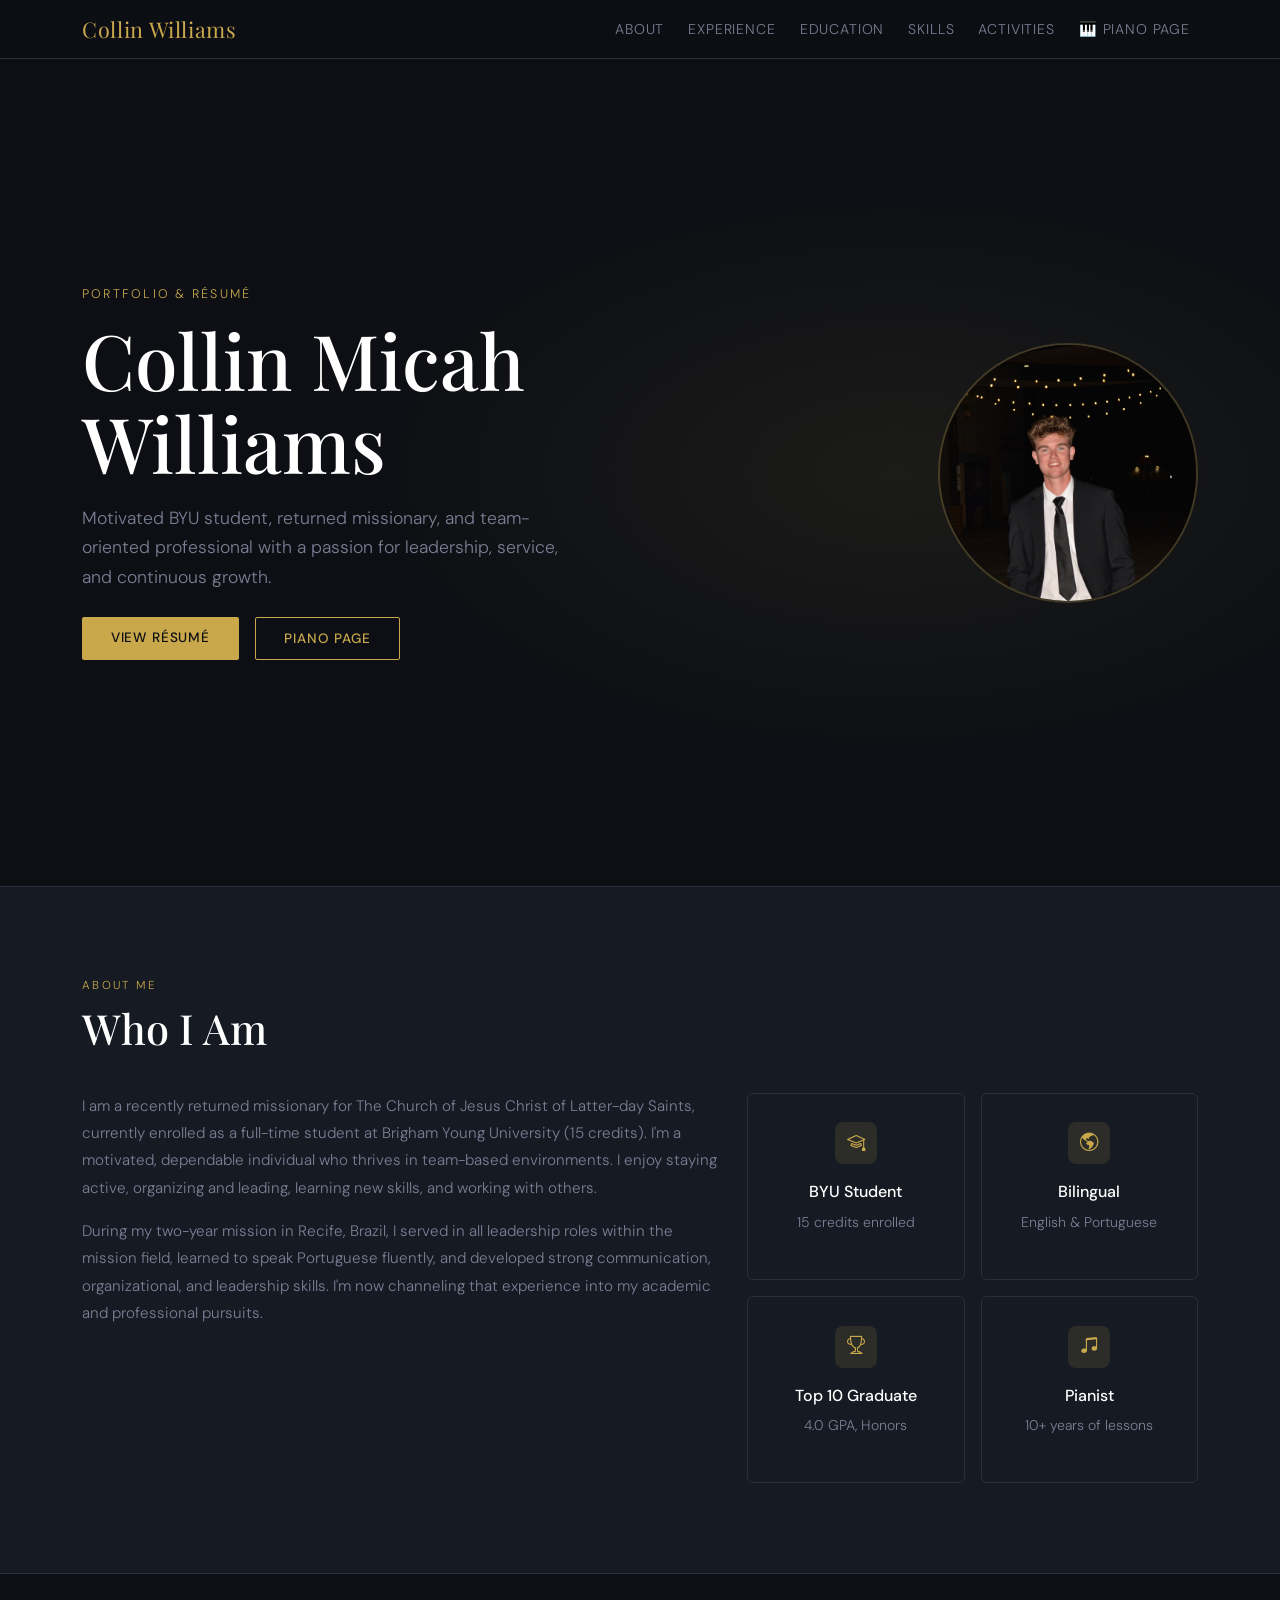
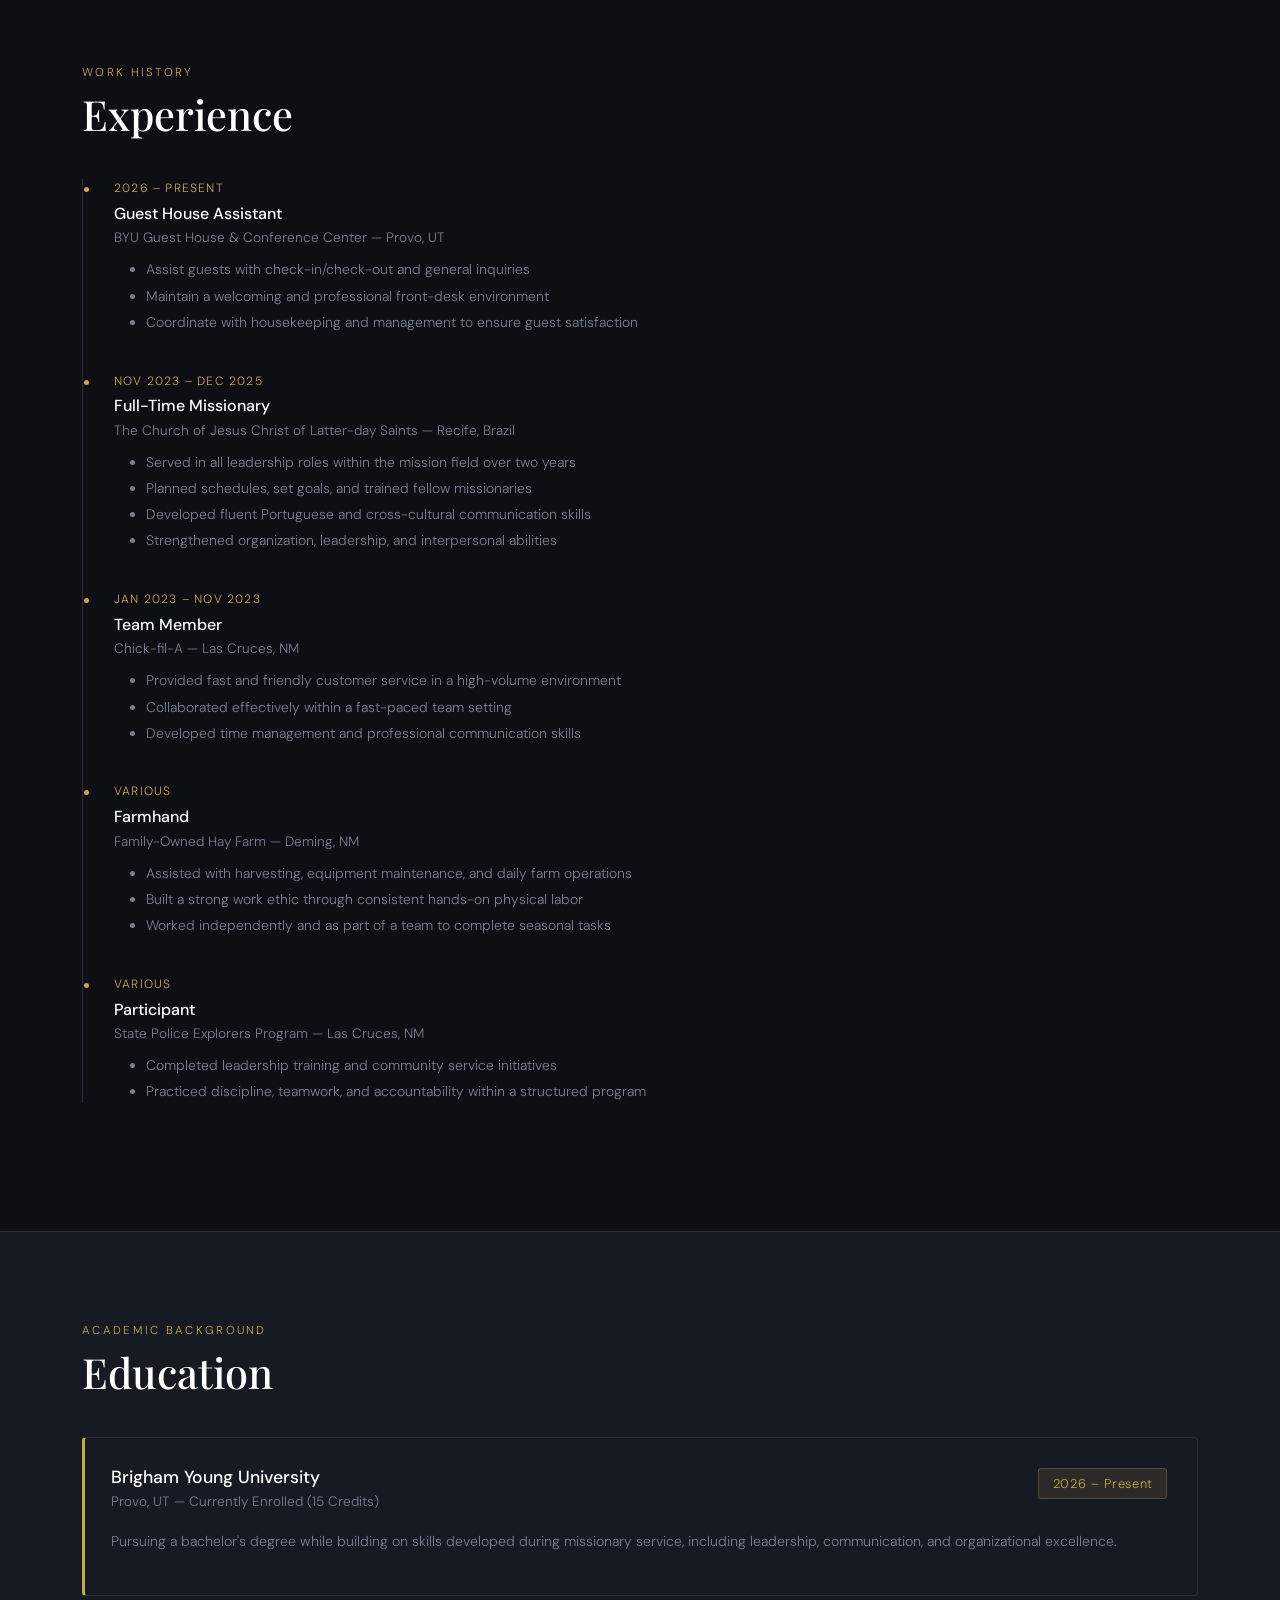
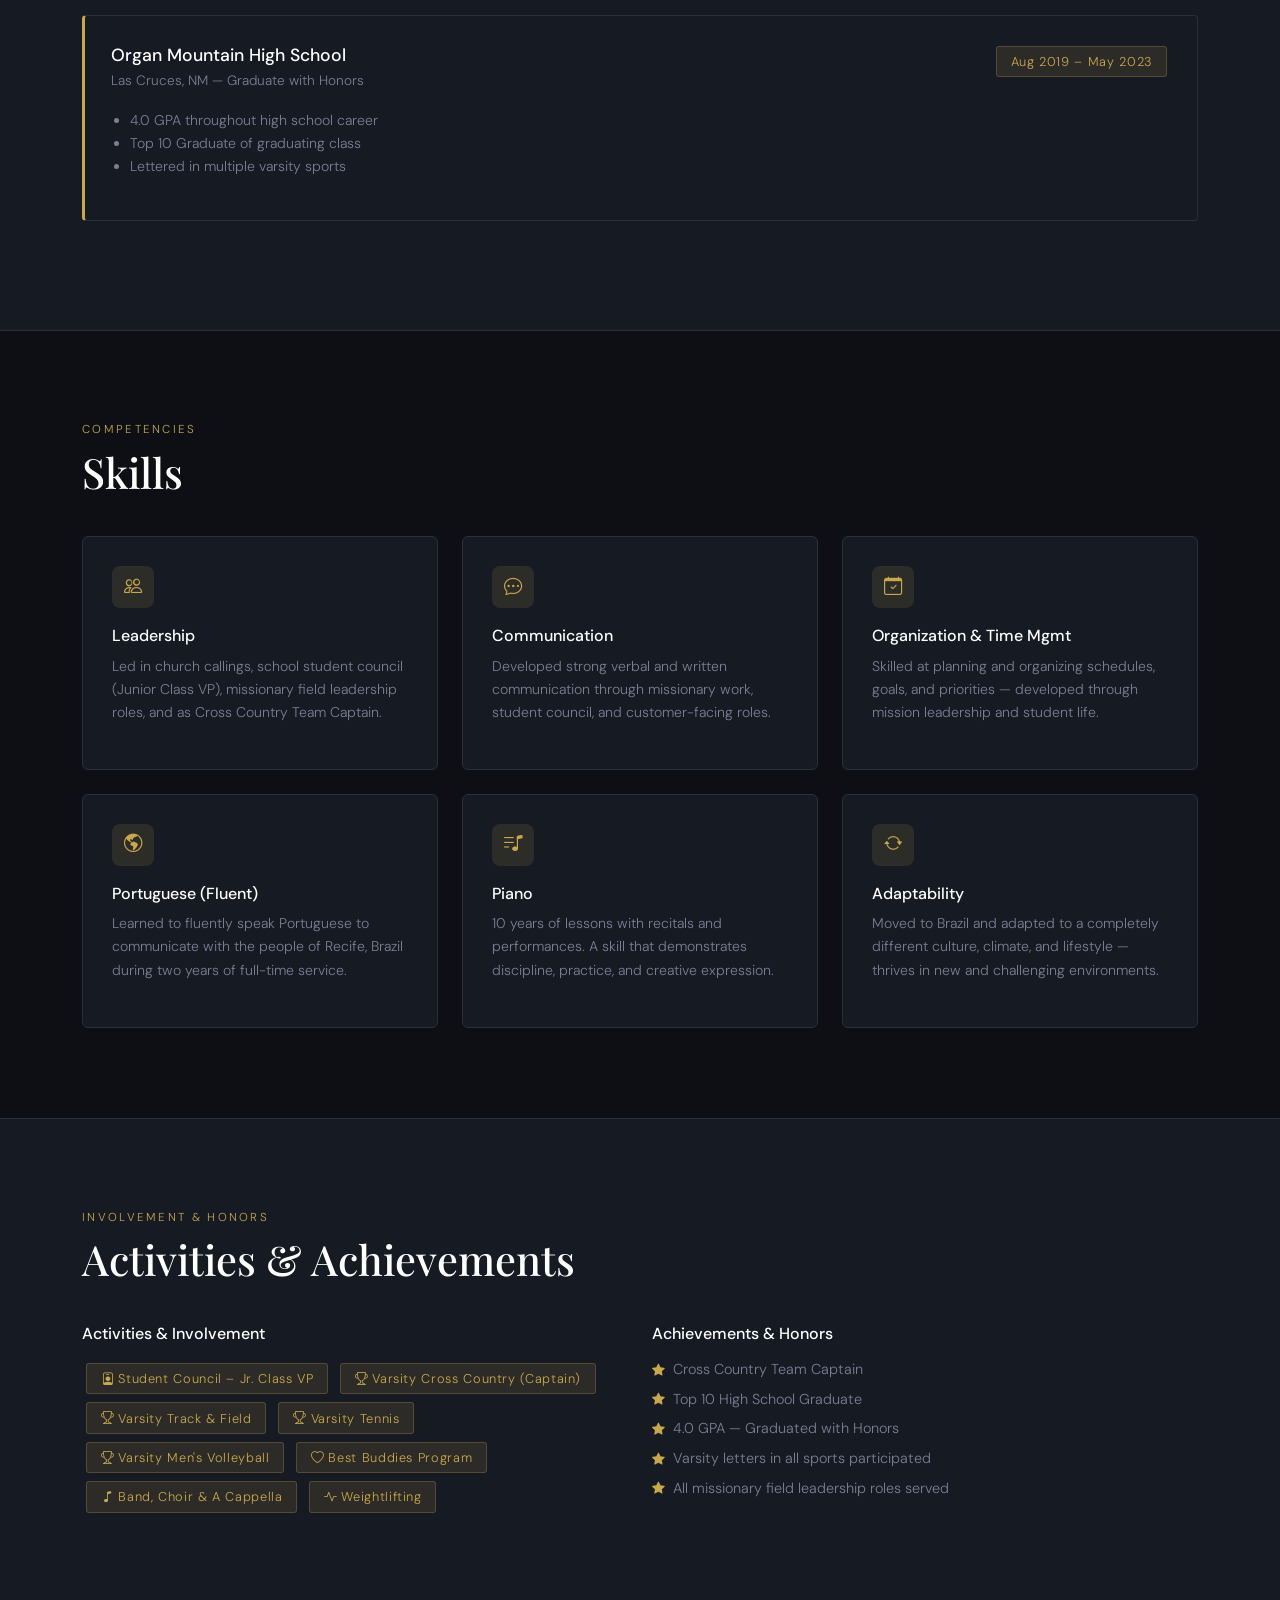
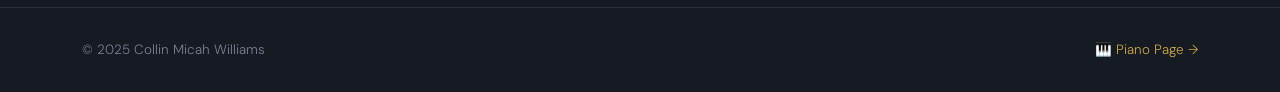
<file: index.html>
<!DOCTYPE html>
<html lang="en">
<head>
  <meta charset="UTF-8" />
  <meta name="viewport" content="width=device-width, initial-scale=1.0"/>
  <title>Collin Williams</title>

  <!-- Bootstrap 5 -->
  <link href="https://cdn.jsdelivr.net/npm/bootstrap@5.3.2/dist/css/bootstrap.min.css" rel="stylesheet"/>
  <!-- Bootstrap Icons -->
  <link href="https://cdn.jsdelivr.net/npm/bootstrap-icons@1.11.3/font/bootstrap-icons.css" rel="stylesheet"/>
  <!-- Google Fonts -->
  <link href="https://fonts.googleapis.com/css2?family=Playfair+Display:wght@700&family=DM+Sans:wght@300;400;500&display=swap" rel="stylesheet"/>

  <style>
    :root {
      --dark-bg: #0d0f14;
      --card-bg: #161a23;
      --border: #2a2f3e;
      --accent: #c9a84c;
      --accent-soft: rgba(201,168,76,0.12);
      --text: #e8e8ec;
      --muted: #7a7f94;
    }

    body {
      background-color: var(--dark-bg);
      color: var(--text);
      font-family: 'DM Sans', sans-serif;
      font-weight: 300;
    }

    /* ── Navbar ── */
    .navbar {
      background: rgba(13,15,20,0.92) !important;
      backdrop-filter: blur(12px);
      border-bottom: 1px solid var(--border);
    }
    .navbar-brand {
      font-family: 'Playfair Display', serif;
      color: var(--accent) !important;
      font-size: 1.35rem;
      letter-spacing: .03em;
    }
    .nav-link {
      color: var(--muted) !important;
      font-size: .88rem;
      letter-spacing: .06em;
      text-transform: uppercase;
      transition: color .2s;
    }
    .nav-link:hover { color: var(--accent) !important; }

    /* ── Hero ── */
    #hero {
      min-height: 92vh;
      display: flex;
      align-items: center;
      background:
        radial-gradient(ellipse 60% 50% at 70% 50%, rgba(201,168,76,.08) 0%, transparent 70%),
        var(--dark-bg);
      border-bottom: 1px solid var(--border);
    }
    .hero-label {
      font-size: .78rem;
      letter-spacing: .18em;
      text-transform: uppercase;
      color: var(--accent);
      margin-bottom: .9rem;
    }
    .hero-name {
      font-family: 'Playfair Display', serif;
      font-size: clamp(2.8rem, 6vw, 5rem);
      line-height: 1.08;
      color: #fff;
    }
    .hero-sub {
      font-size: 1.1rem;
      color: var(--muted);
      max-width: 480px;
      line-height: 1.7;
      margin-top: 1.2rem;
    }
    .btn-gold {
      background: var(--accent);
      color: #0d0f14;
      border: none;
      padding: .65rem 1.8rem;
      font-size: .85rem;
      font-weight: 500;
      letter-spacing: .06em;
      text-transform: uppercase;
      border-radius: 2px;
      transition: opacity .2s;
    }
    .btn-gold:hover { opacity: .85; color: #0d0f14; }
    .btn-outline-gold {
      background: transparent;
      color: var(--accent);
      border: 1px solid var(--accent);
      padding: .65rem 1.8rem;
      font-size: .85rem;
      font-weight: 500;
      letter-spacing: .06em;
      text-transform: uppercase;
      border-radius: 2px;
      transition: all .2s;
    }
    .btn-outline-gold:hover { background: var(--accent-soft); color: var(--accent); }

    /* ── Section titles ── */
    .section-label {
      font-size: .72rem;
      letter-spacing: .2em;
      text-transform: uppercase;
      color: var(--accent);
      margin-bottom: .5rem;
    }
    .section-title {
      font-family: 'Playfair Display', serif;
      font-size: clamp(1.8rem, 3.5vw, 2.6rem);
      color: #fff;
      margin-bottom: 2.5rem;
    }
    section { padding: 90px 0; }

    /* ── Cards ── */
    .card-dark {
      background: var(--card-bg);
      border: 1px solid var(--border);
      border-radius: 6px;
      padding: 1.8rem;
      height: 100%;
      transition: border-color .25s, transform .25s;
    }
    .card-dark:hover {
      border-color: var(--accent);
      transform: translateY(-3px);
    }
    .card-icon {
      width: 42px;
      height: 42px;
      border-radius: 8px;
      background: var(--accent-soft);
      display: flex;
      align-items: center;
      justify-content: center;
      font-size: 1.15rem;
      color: var(--accent);
      margin-bottom: 1rem;
    }
    .card-title-sm {
      font-size: 1rem;
      font-weight: 500;
      color: #fff;
      margin-bottom: .4rem;
    }
    .card-body-text {
      font-size: .88rem;
      color: var(--muted);
      line-height: 1.65;
    }

    /* ── Timeline (Experience) ── */
    .timeline { position: relative; padding-left: 2rem; }
    .timeline::before {
      content: '';
      position: absolute;
      left: 0;
      top: 0;
      bottom: 0;
      width: 1px;
      background: var(--border);
    }
    .timeline-item { position: relative; margin-bottom: 2.4rem; }
    .timeline-item::before {
      content: '';
      position: absolute;
      left: -2rem;
      top: 6px;
      width: 9px;
      height: 9px;
      border-radius: 50%;
      background: var(--accent);
      border: 2px solid var(--dark-bg);
    }
    .timeline-date {
      font-size: .75rem;
      letter-spacing: .1em;
      color: var(--accent);
      text-transform: uppercase;
      margin-bottom: .3rem;
    }
    .timeline-title {
      font-size: 1rem;
      font-weight: 500;
      color: #fff;
      margin-bottom: .15rem;
    }
    .timeline-org {
      font-size: .85rem;
      color: var(--muted);
      margin-bottom: .6rem;
    }
    .timeline-desc {
      font-size: .87rem;
      color: var(--muted);
      line-height: 1.6;
    }
    .timeline-desc li { margin-bottom: .25rem; }

    /* ── Skills ── */
    .skill-pill {
      display: inline-block;
      background: var(--accent-soft);
      color: var(--accent);
      border: 1px solid rgba(201,168,76,.25);
      border-radius: 3px;
      padding: .32rem .85rem;
      font-size: .8rem;
      letter-spacing: .05em;
      margin: .25rem;
    }

    /* ── Education card ── */
    .edu-card {
      background: var(--card-bg);
      border: 1px solid var(--border);
      border-left: 3px solid var(--accent);
      border-radius: 4px;
      padding: 1.6rem;
      margin-bottom: 1.2rem;
    }

    /* ── Divider ── */
    hr.gold { border-color: var(--border); }

    /* ── Footer ── */
    footer {
      background: var(--card-bg);
      border-top: 1px solid var(--border);
      padding: 2rem 0;
      font-size: .84rem;
      color: var(--muted);
    }
    .social-link {
      color: var(--muted);
      font-size: 1.2rem;
      margin: 0 .5rem;
      transition: color .2s;
    }
    .social-link:hover { color: var(--accent); }
  </style>
</head>
<body>

<!-- ═══════════ NAVBAR ═══════════ -->
<nav class="navbar navbar-expand-lg sticky-top">
  <div class="container">
    <a class="navbar-brand" href="#">Collin Williams</a>
    <button class="navbar-toggler border-0" type="button" data-bs-toggle="collapse" data-bs-target="#navMenu">
      <span class="navbar-toggler-icon"></span>
    </button>
    <div class="collapse navbar-collapse" id="navMenu">
      <ul class="navbar-nav ms-auto gap-lg-2">
        <li class="nav-item"><a class="nav-link" href="#about">About</a></li>
        <li class="nav-item"><a class="nav-link" href="#experience">Experience</a></li>
        <li class="nav-item"><a class="nav-link" href="#education">Education</a></li>
        <li class="nav-item"><a class="nav-link" href="#skills">Skills</a></li>
        <li class="nav-item"><a class="nav-link" href="#activities">Activities</a></li>
        <li class="nav-item"><a class="nav-link" href="piano.html">🎹 Piano Page</a></li>
      </ul>
    </div>
  </div>
</nav>

<!-- ═══════════ HERO ═══════════ -->
<section id="hero">
  <div class="container">
    <div class="row align-items-center">
      <div class="col-lg-7">
        <p class="hero-label">Portfolio &amp; Résumé</p>
        <h1 class="hero-name">Collin Micah<br>Williams</h1>
        <p class="hero-sub">
          Motivated BYU student, returned missionary, and team-oriented
          professional with a passion for leadership, service, and continuous
          growth.
        </p>
        <div class="d-flex gap-3 mt-4 flex-wrap">
          <a href="#experience" class="btn btn-gold">View Résumé</a>
          <a href="piano.html" class="btn btn-outline-gold">Piano Page</a>
        </div>
      </div>
      <div class="col-lg-5 d-none d-lg-flex justify-content-end">
        <img
            src="portrait.jpg"
            alt="Collin Williams"
            style="width:260px; height:260px; object-fit:cover; object-position: center top; border-radius:50%; border:2px solid rgba(201,168,76,.25);"/>
      </div>
    </div>
  </div>
</section>

<!-- ═══════════ ABOUT ═══════════ -->
<section id="about" style="background:var(--card-bg); border-bottom:1px solid var(--border);">
  <div class="container">
    <p class="section-label">About Me</p>
    <h2 class="section-title">Who I Am</h2>
    <div class="row g-4">
      <div class="col-lg-7">
        <p style="color:var(--muted);line-height:1.8;font-size:.95rem;">
          I am a recently returned missionary for The Church of Jesus Christ of Latter-day Saints,
          currently enrolled as a full-time student at Brigham Young University (15 credits).
          I'm a motivated, dependable individual who thrives in team-based environments.
          I enjoy staying active, organizing and leading, learning new skills, and working with others.
        </p>
        <p style="color:var(--muted);line-height:1.8;font-size:.95rem;margin-top:1rem;">
          During my two-year mission in Recife, Brazil, I served in all leadership roles within the
          mission field, learned to speak Portuguese fluently, and developed strong communication,
          organizational, and leadership skills. I'm now channeling that experience into my academic
          and professional pursuits.
        </p>
      </div>
      <div class="col-lg-5">
        <div class="row g-3">
          <div class="col-6">
            <div class="card-dark text-center">
              <div class="card-icon mx-auto"><i class="bi bi-mortarboard"></i></div>
              <p class="card-title-sm">BYU Student</p>
              <p class="card-body-text">15 credits enrolled</p>
            </div>
          </div>
          <div class="col-6">
            <div class="card-dark text-center">
              <div class="card-icon mx-auto"><i class="bi bi-globe-americas"></i></div>
              <p class="card-title-sm">Bilingual</p>
              <p class="card-body-text">English &amp; Portuguese</p>
            </div>
          </div>
          <div class="col-6">
            <div class="card-dark text-center">
              <div class="card-icon mx-auto"><i class="bi bi-trophy"></i></div>
              <p class="card-title-sm">Top 10 Graduate</p>
              <p class="card-body-text">4.0 GPA, Honors</p>
            </div>
          </div>
          <div class="col-6">
            <div class="card-dark text-center">
              <div class="card-icon mx-auto"><i class="bi bi-music-note-beamed"></i></div>
              <p class="card-title-sm">Pianist</p>
              <p class="card-body-text">10+ years of lessons</p>
            </div>
          </div>
        </div>
      </div>
    </div>
  </div>
</section>

<!-- ═══════════ EXPERIENCE ═══════════ -->
<section id="experience">
  <div class="container">
    <p class="section-label">Work History</p>
    <h2 class="section-title">Experience</h2>
    <div class="timeline">

      <div class="timeline-item">
        <p class="timeline-date">2026 – Present</p>
        <p class="timeline-title">Guest House Assistant</p>
        <p class="timeline-org">BYU Guest House &amp; Conference Center — Provo, UT</p>
        <ul class="timeline-desc">
          <li>Assist guests with check-in/check-out and general inquiries</li>
          <li>Maintain a welcoming and professional front-desk environment</li>
          <li>Coordinate with housekeeping and management to ensure guest satisfaction</li>
        </ul>
      </div>

      <div class="timeline-item">
        <p class="timeline-date">Nov 2023 – Dec 2025</p>
        <p class="timeline-title">Full-Time Missionary</p>
        <p class="timeline-org">The Church of Jesus Christ of Latter-day Saints — Recife, Brazil</p>
        <ul class="timeline-desc">
          <li>Served in all leadership roles within the mission field over two years</li>
          <li>Planned schedules, set goals, and trained fellow missionaries</li>
          <li>Developed fluent Portuguese and cross-cultural communication skills</li>
          <li>Strengthened organization, leadership, and interpersonal abilities</li>
        </ul>
      </div>

      <div class="timeline-item">
        <p class="timeline-date">Jan 2023 – Nov 2023</p>
        <p class="timeline-title">Team Member</p>
        <p class="timeline-org">Chick-fil-A — Las Cruces, NM</p>
        <ul class="timeline-desc">
          <li>Provided fast and friendly customer service in a high-volume environment</li>
          <li>Collaborated effectively within a fast-paced team setting</li>
          <li>Developed time management and professional communication skills</li>
        </ul>
      </div>

      <div class="timeline-item">
        <p class="timeline-date">Various</p>
        <p class="timeline-title">Farmhand</p>
        <p class="timeline-org">Family-Owned Hay Farm — Deming, NM</p>
        <ul class="timeline-desc">
          <li>Assisted with harvesting, equipment maintenance, and daily farm operations</li>
          <li>Built a strong work ethic through consistent hands-on physical labor</li>
          <li>Worked independently and as part of a team to complete seasonal tasks</li>
        </ul>
      </div>

      <div class="timeline-item">
        <p class="timeline-date">Various</p>
        <p class="timeline-title">Participant</p>
        <p class="timeline-org">State Police Explorers Program — Las Cruces, NM</p>
        <ul class="timeline-desc">
          <li>Completed leadership training and community service initiatives</li>
          <li>Practiced discipline, teamwork, and accountability within a structured program</li>
        </ul>
      </div>

    </div>
  </div>
</section>

<!-- ═══════════ EDUCATION ═══════════ -->
<section id="education" style="background:var(--card-bg); border-top:1px solid var(--border); border-bottom:1px solid var(--border);">
  <div class="container">
    <p class="section-label">Academic Background</p>
    <h2 class="section-title">Education</h2>

    <div class="edu-card">
      <div class="d-flex justify-content-between flex-wrap gap-2">
        <div>
          <p class="timeline-title" style="font-size:1.1rem;">Brigham Young University</p>
          <p class="timeline-org">Provo, UT — Currently Enrolled (15 Credits)</p>
        </div>
        <span class="skill-pill" style="height:fit-content;">2026 – Present</span>
      </div>
      <p class="card-body-text mt-2">Pursuing a bachelor's degree while building on skills developed during missionary service, including leadership, communication, and organizational excellence.</p>
    </div>

    <div class="edu-card">
      <div class="d-flex justify-content-between flex-wrap gap-2">
        <div>
          <p class="timeline-title" style="font-size:1.1rem;">Organ Mountain High School</p>
          <p class="timeline-org">Las Cruces, NM — Graduate with Honors</p>
        </div>
        <span class="skill-pill" style="height:fit-content;">Aug 2019 – May 2023</span>
      </div>
      <ul class="card-body-text mt-2" style="padding-left:1.2rem;">
        <li>4.0 GPA throughout high school career</li>
        <li>Top 10 Graduate of graduating class</li>
        <li>Lettered in multiple varsity sports</li>
      </ul>
    </div>
  </div>
</section>

<!-- ═══════════ SKILLS ═══════════ -->
<section id="skills">
  <div class="container">
    <p class="section-label">Competencies</p>
    <h2 class="section-title">Skills</h2>
    <div class="row g-4">
      <div class="col-md-6 col-lg-4">
        <div class="card-dark">
          <div class="card-icon"><i class="bi bi-people"></i></div>
          <p class="card-title-sm">Leadership</p>
          <p class="card-body-text">Led in church callings, school student council (Junior Class VP), missionary field leadership roles, and as Cross Country Team Captain.</p>
        </div>
      </div>
      <div class="col-md-6 col-lg-4">
        <div class="card-dark">
          <div class="card-icon"><i class="bi bi-chat-dots"></i></div>
          <p class="card-title-sm">Communication</p>
          <p class="card-body-text">Developed strong verbal and written communication through missionary work, student council, and customer-facing roles.</p>
        </div>
      </div>
      <div class="col-md-6 col-lg-4">
        <div class="card-dark">
          <div class="card-icon"><i class="bi bi-calendar-check"></i></div>
          <p class="card-title-sm">Organization &amp; Time Mgmt</p>
          <p class="card-body-text">Skilled at planning and organizing schedules, goals, and priorities — developed through mission leadership and student life.</p>
        </div>
      </div>
      <div class="col-md-6 col-lg-4">
        <div class="card-dark">
          <div class="card-icon"><i class="bi bi-globe-americas"></i></div>
          <p class="card-title-sm">Portuguese (Fluent)</p>
          <p class="card-body-text">Learned to fluently speak Portuguese to communicate with the people of Recife, Brazil during two years of full-time service.</p>
        </div>
      </div>
      <div class="col-md-6 col-lg-4">
        <div class="card-dark">
          <div class="card-icon"><i class="bi bi-music-note-list"></i></div>
          <p class="card-title-sm">Piano</p>
          <p class="card-body-text">10 years of lessons with recitals and performances. A skill that demonstrates discipline, practice, and creative expression.</p>
        </div>
      </div>
      <div class="col-md-6 col-lg-4">
        <div class="card-dark">
          <div class="card-icon"><i class="bi bi-arrow-repeat"></i></div>
          <p class="card-title-sm">Adaptability</p>
          <p class="card-body-text">Moved to Brazil and adapted to a completely different culture, climate, and lifestyle — thrives in new and challenging environments.</p>
        </div>
      </div>
    </div>
  </div>
</section>

<!-- ═══════════ ACTIVITIES & ACHIEVEMENTS ═══════════ -->
<section id="activities" style="background:var(--card-bg); border-top:1px solid var(--border);">
  <div class="container">
    <p class="section-label">Involvement &amp; Honors</p>
    <h2 class="section-title">Activities &amp; Achievements</h2>
    <div class="row g-4">
      <div class="col-lg-6">
        <h5 style="color:#fff;font-size:1rem;font-weight:500;margin-bottom:1rem;">Activities &amp; Involvement</h5>
        <div>
          <span class="skill-pill"><i class="bi bi-person-badge me-1"></i>Student Council – Jr. Class VP</span>
          <span class="skill-pill"><i class="bi bi-trophy me-1"></i>Varsity Cross Country (Captain)</span>
          <span class="skill-pill"><i class="bi bi-trophy me-1"></i>Varsity Track &amp; Field</span>
          <span class="skill-pill"><i class="bi bi-trophy me-1"></i>Varsity Tennis</span>
          <span class="skill-pill"><i class="bi bi-trophy me-1"></i>Varsity Men's Volleyball</span>
          <span class="skill-pill"><i class="bi bi-heart me-1"></i>Best Buddies Program</span>
          <span class="skill-pill"><i class="bi bi-music-note me-1"></i>Band, Choir &amp; A Cappella</span>
          <span class="skill-pill"><i class="bi bi-activity me-1"></i>Weightlifting</span>
        </div>
      </div>
      <div class="col-lg-6">
        <h5 style="color:#fff;font-size:1rem;font-weight:500;margin-bottom:1rem;">Achievements &amp; Honors</h5>
        <div class="d-flex flex-column gap-2">
          <div class="d-flex align-items-center gap-2">
            <i class="bi bi-star-fill" style="color:var(--accent);font-size:.8rem;"></i>
            <span style="color:var(--muted);font-size:.9rem;">Cross Country Team Captain</span>
          </div>
          <div class="d-flex align-items-center gap-2">
            <i class="bi bi-star-fill" style="color:var(--accent);font-size:.8rem;"></i>
            <span style="color:var(--muted);font-size:.9rem;">Top 10 High School Graduate</span>
          </div>
          <div class="d-flex align-items-center gap-2">
            <i class="bi bi-star-fill" style="color:var(--accent);font-size:.8rem;"></i>
            <span style="color:var(--muted);font-size:.9rem;">4.0 GPA — Graduated with Honors</span>
          </div>
          <div class="d-flex align-items-center gap-2">
            <i class="bi bi-star-fill" style="color:var(--accent);font-size:.8rem;"></i>
            <span style="color:var(--muted);font-size:.9rem;">Varsity letters in all sports participated</span>
          </div>
          <div class="d-flex align-items-center gap-2">
            <i class="bi bi-star-fill" style="color:var(--accent);font-size:.8rem;"></i>
            <span style="color:var(--muted);font-size:.9rem;">All missionary field leadership roles served</span>
          </div>
        </div>
      </div>
    </div>
  </div>
</section>

<!-- ═══════════ FOOTER ═══════════ -->
<footer>
  <div class="container d-flex flex-column flex-md-row align-items-center justify-content-between gap-3">
    <p class="mb-0">© 2025 Collin Micah Williams</p>
    <p class="mb-0"><a href="piano.html" style="color:var(--accent);text-decoration:none;">🎹 Piano Page →</a></p>
  </div>
</footer>

<script src="https://cdn.jsdelivr.net/npm/bootstrap@5.3.2/dist/js/bootstrap.bundle.min.js"></script>
</body>
</html>
</file>
